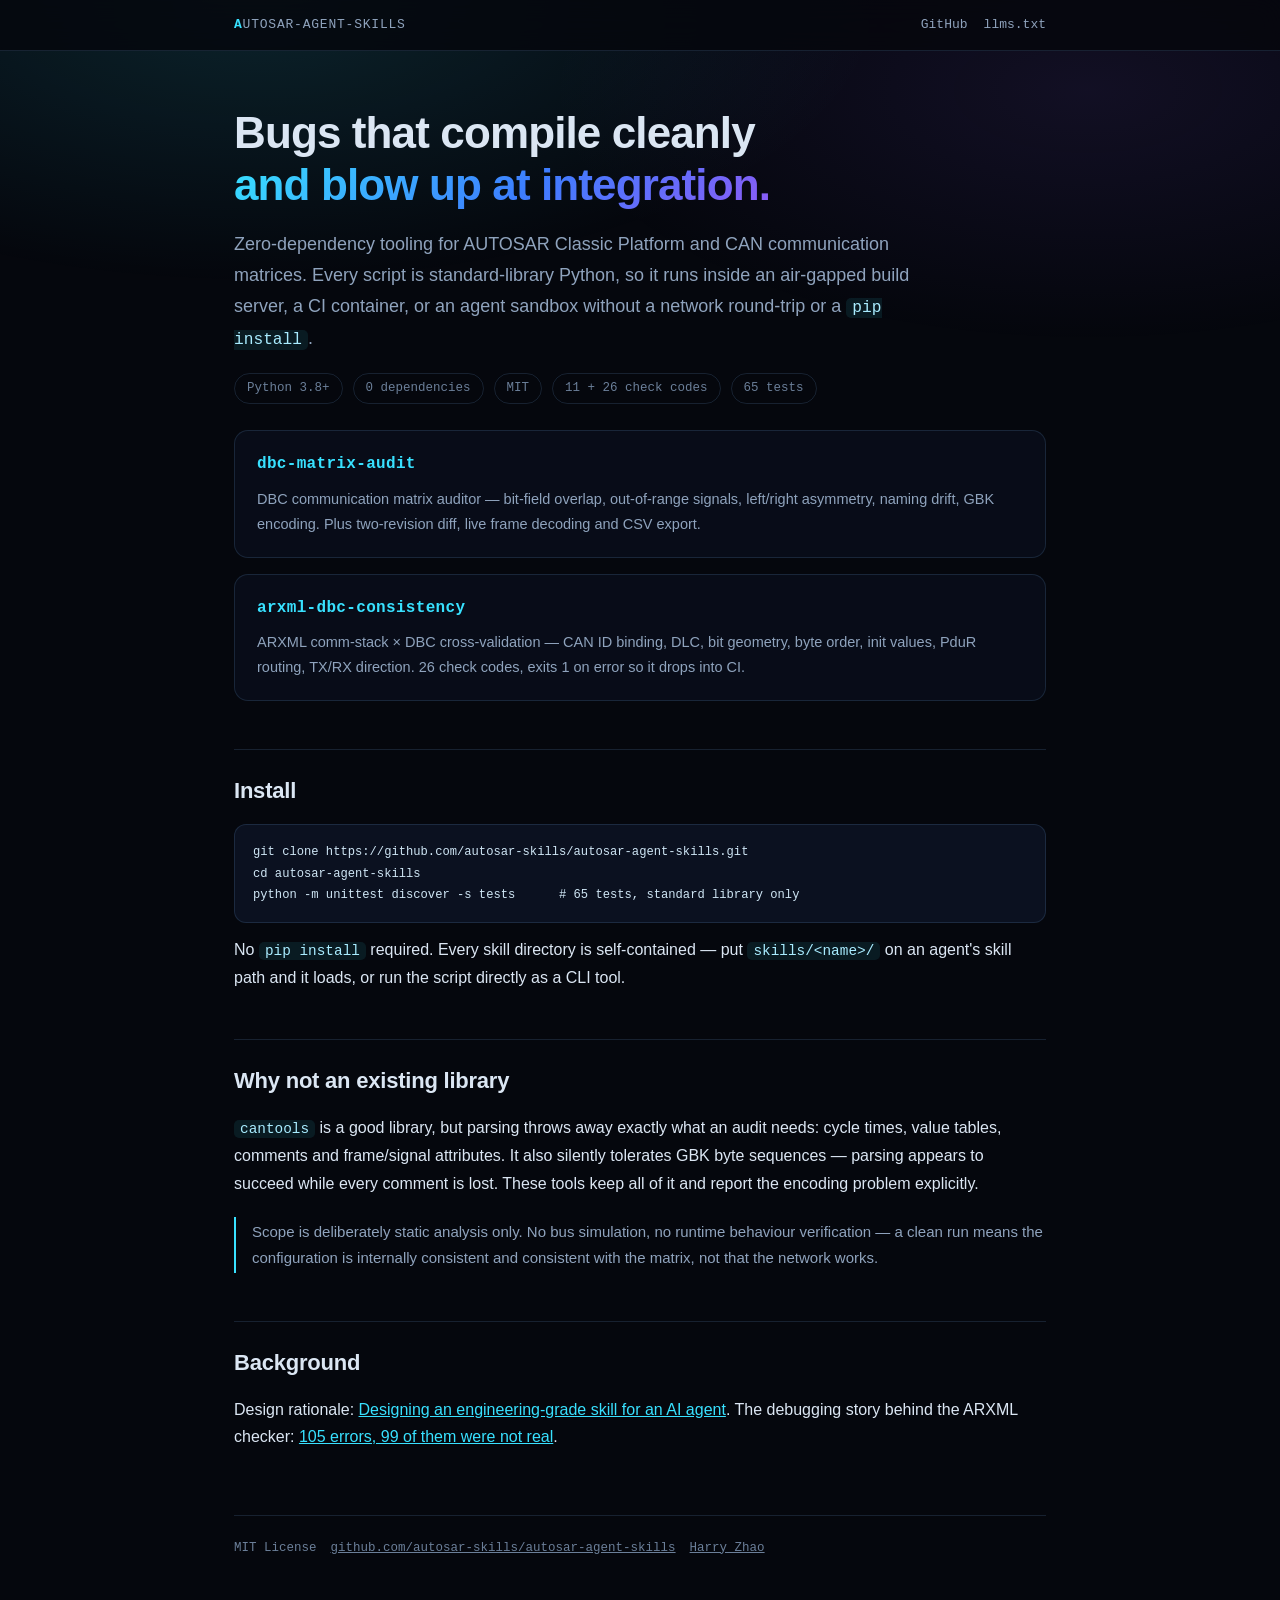
<file: docs/index.html>
<!DOCTYPE html>
<html lang="en">
<head>
<meta charset="utf-8">
<meta name="viewport" content="width=device-width,initial-scale=1">
<title>autosar-agent-skills — zero-dependency AUTOSAR / CAN tooling for AI agents</title>
<meta name="description" content="Zero-dependency (Python standard library) tooling for AUTOSAR Classic Platform and CAN communication matrices: DBC linter with 11 structural checks, two-revision diff, frame decoding, and ARXML × DBC cross-validation with 26 check codes.">
<link rel="canonical" href="https://autosar-skills.github.io/autosar-agent-skills/">
<link rel="alternate" hreflang="en" href="https://autosar-skills.github.io/autosar-agent-skills/">
<meta property="og:type" content="website">
<meta property="og:title" content="autosar-agent-skills — zero-dependency AUTOSAR / CAN tooling">
<meta property="og:description" content="DBC linter (11 checks), revision diff, frame decoding, and ARXML × DBC cross-validation (26 checks). Pure Python standard library.">
<meta property="og:url" content="https://autosar-skills.github.io/autosar-agent-skills/">
<meta property="og:site_name" content="autosar-agent-skills">
<meta name="twitter:card" content="summary">
<meta name="twitter:title" content="autosar-agent-skills — zero-dependency AUTOSAR / CAN tooling">
<meta name="twitter:description" content="DBC linter (11 checks), revision diff, frame decoding, and ARXML × DBC cross-validation (26 checks). Pure Python standard library.">
<link rel="stylesheet" href="style.css">
<script type="application/ld+json">
{
  "@context": "https://schema.org",
  "@graph": [
    {
      "@type": "SoftwareSourceCode",
      "@id": "https://autosar-skills.github.io/autosar-agent-skills/#source",
      "name": "autosar-agent-skills",
      "description": "Zero-dependency AUTOSAR Classic Platform and CAN communication matrix tooling for AI agents and CI pipelines.",
      "codeRepository": "https://github.com/autosar-skills/autosar-agent-skills",
      "programmingLanguage": "Python",
      "runtimePlatform": "Python 3.8+",
      "license": "https://opensource.org/licenses/MIT",
      "author": { "@id": "https://me.tech-harry.top/#person" },
      "version": "1.3.1",
      "datePublished": "2026-11-04",
      "dateModified": "2026-11-05",
      "keywords": ["AUTOSAR", "CAN", "CAN FD", "DBC", "ARXML", "communication matrix", "linter", "static analysis", "embedded"]
    },
    {
      "@type": "SoftwareApplication",
      "@id": "https://autosar-skills.github.io/autosar-agent-skills/#dbc-matrix-audit",
      "name": "dbc-matrix-audit",
      "applicationCategory": "DeveloperApplication",
      "applicationSubCategory": "Static analysis",
      "operatingSystem": "Any (Python 3.8+)",
      "softwareVersion": "1.3.1",
      "license": "https://opensource.org/licenses/MIT",
      "isAccessibleForFree": true,
      "offers": { "@type": "Offer", "price": "0", "priceCurrency": "USD" },
      "url": "https://autosar-skills.github.io/autosar-agent-skills/dbc-matrix-audit.html",
      "codeRepository": "https://github.com/autosar-skills/autosar-agent-skills",
      "programmingLanguage": "Python",
      "author": { "@id": "https://me.tech-harry.top/#person" },
      "description": "DBC communication matrix auditor: 11 structural checks (bit-field overlap, out-of-range signals, left/right asymmetry, naming drift, GBK encoding), two-revision diff, live frame decoding, CSV export. No third-party dependencies."
    },
    {
      "@type": "SoftwareApplication",
      "@id": "https://autosar-skills.github.io/autosar-agent-skills/#arxml-dbc-consistency",
      "name": "arxml-dbc-consistency",
      "applicationCategory": "DeveloperApplication",
      "applicationSubCategory": "Static analysis",
      "operatingSystem": "Any (Python 3.8+)",
      "softwareVersion": "1.1.2",
      "license": "https://opensource.org/licenses/MIT",
      "isAccessibleForFree": true,
      "offers": { "@type": "Offer", "price": "0", "priceCurrency": "USD" },
      "url": "https://autosar-skills.github.io/autosar-agent-skills/arxml-dbc-consistency.html",
      "codeRepository": "https://github.com/autosar-skills/autosar-agent-skills",
      "programmingLanguage": "Python",
      "author": { "@id": "https://me.tech-harry.top/#person" },
      "description": "Cross-validates AUTOSAR Classic ECU configuration (Com / PduR / CanIf / CanDrv ECUC containers) against a DBC communication matrix across 26 check codes: CAN ID binding, DLC, bit geometry, byte order, init values, PduR routing and TX/RX direction."
    },
    {
      "@type": "TechArticle",
      "@id": "https://autosar-skills.github.io/autosar-agent-skills/#article",
      "headline": "Zero-dependency AUTOSAR / CAN tooling for AI agents",
      "description": "Why these tools exist: bugs that compile cleanly and only surface during ECU integration testing.",
      "inLanguage": "en",
      "author": { "@id": "https://me.tech-harry.top/#person" },
      "datePublished": "2026-11-05",
      "proficiencyLevel": "Expert"
    }
  ]
}
</script>
</head>
<body>
<div class="glow"></div>

<header class="bar">
  <div class="bar-in">
    <a class="brand" href="./"><b>A</b>UTOSAR-AGENT-SKILLS</a>
    <span class="sp"></span>
    <a href="https://github.com/autosar-skills/autosar-agent-skills">GitHub</a>
    <a href="llms.txt">llms.txt</a>
  </div>
</header>

<div class="wrap">

  <h1>Bugs that compile cleanly<br><span class="grad">and blow up at integration.</span></h1>

  <p class="lede">
    Zero-dependency tooling for AUTOSAR Classic Platform and CAN communication
    matrices. Every script is standard-library Python, so it runs inside an
    air-gapped build server, a CI container, or an agent sandbox without a
    network round-trip or a <code>pip install</code>.
  </p>

  <div class="meta">
    <span>Python 3.8+</span>
    <span>0 dependencies</span>
    <span>MIT</span>
    <span>11 + 26 check codes</span>
    <span>65 tests</span>
  </div>

  <div class="cards">
    <a class="card" href="dbc-matrix-audit.html">
      <h3>dbc-matrix-audit</h3>
      <p>DBC communication matrix auditor — bit-field overlap, out-of-range signals,
         left/right asymmetry, naming drift, GBK encoding. Plus two-revision diff,
         live frame decoding and CSV export.</p>
    </a>
    <a class="card" href="arxml-dbc-consistency.html">
      <h3>arxml-dbc-consistency</h3>
      <p>ARXML comm-stack × DBC cross-validation — CAN ID binding, DLC, bit geometry,
         byte order, init values, PduR routing, TX/RX direction. 26 check codes,
         exits 1 on error so it drops into CI.</p>
    </a>
  </div>

  <h2>Install</h2>

<pre><code>git clone https://github.com/autosar-skills/autosar-agent-skills.git
cd autosar-agent-skills
python -m unittest discover -s tests      # 65 tests, standard library only</code></pre>

  <p>
    No <code>pip install</code> required. Every skill directory is self-contained —
    put <code>skills/&lt;name&gt;/</code> on an agent's skill path and it loads, or run the
    script directly as a CLI tool.
  </p>

  <h2>Why not an existing library</h2>

  <p>
    <code>cantools</code> is a good library, but parsing throws away exactly what an
    audit needs: cycle times, value tables, comments and frame/signal attributes.
    It also silently tolerates GBK byte sequences — parsing appears to succeed while
    every comment is lost. These tools keep all of it and report the encoding
    problem explicitly.
  </p>

  <div class="note">
    Scope is deliberately static analysis only. No bus simulation, no runtime
    behaviour verification — a clean run means the configuration is internally
    consistent and consistent with the matrix, not that the network works.
  </div>

  <h2>Background</h2>

  <p>
    Design rationale: <a href="https://me.tech-harry.top/blog/dbc-matrix-audit-skill.en.html">Designing
    an engineering-grade skill for an AI agent</a>. The debugging story behind the
    ARXML checker: <a href="https://me.tech-harry.top/blog/arxml-dbc-consistency.en.html">105
    errors, 99 of them were not real</a>.
  </p>

  <footer>
    <span>MIT License</span>
    <a href="https://github.com/autosar-skills/autosar-agent-skills">github.com/autosar-skills/autosar-agent-skills</a>
    <a href="https://me.tech-harry.top/">Harry Zhao</a>
  </footer>
</div>
</body>
</html>
</file>
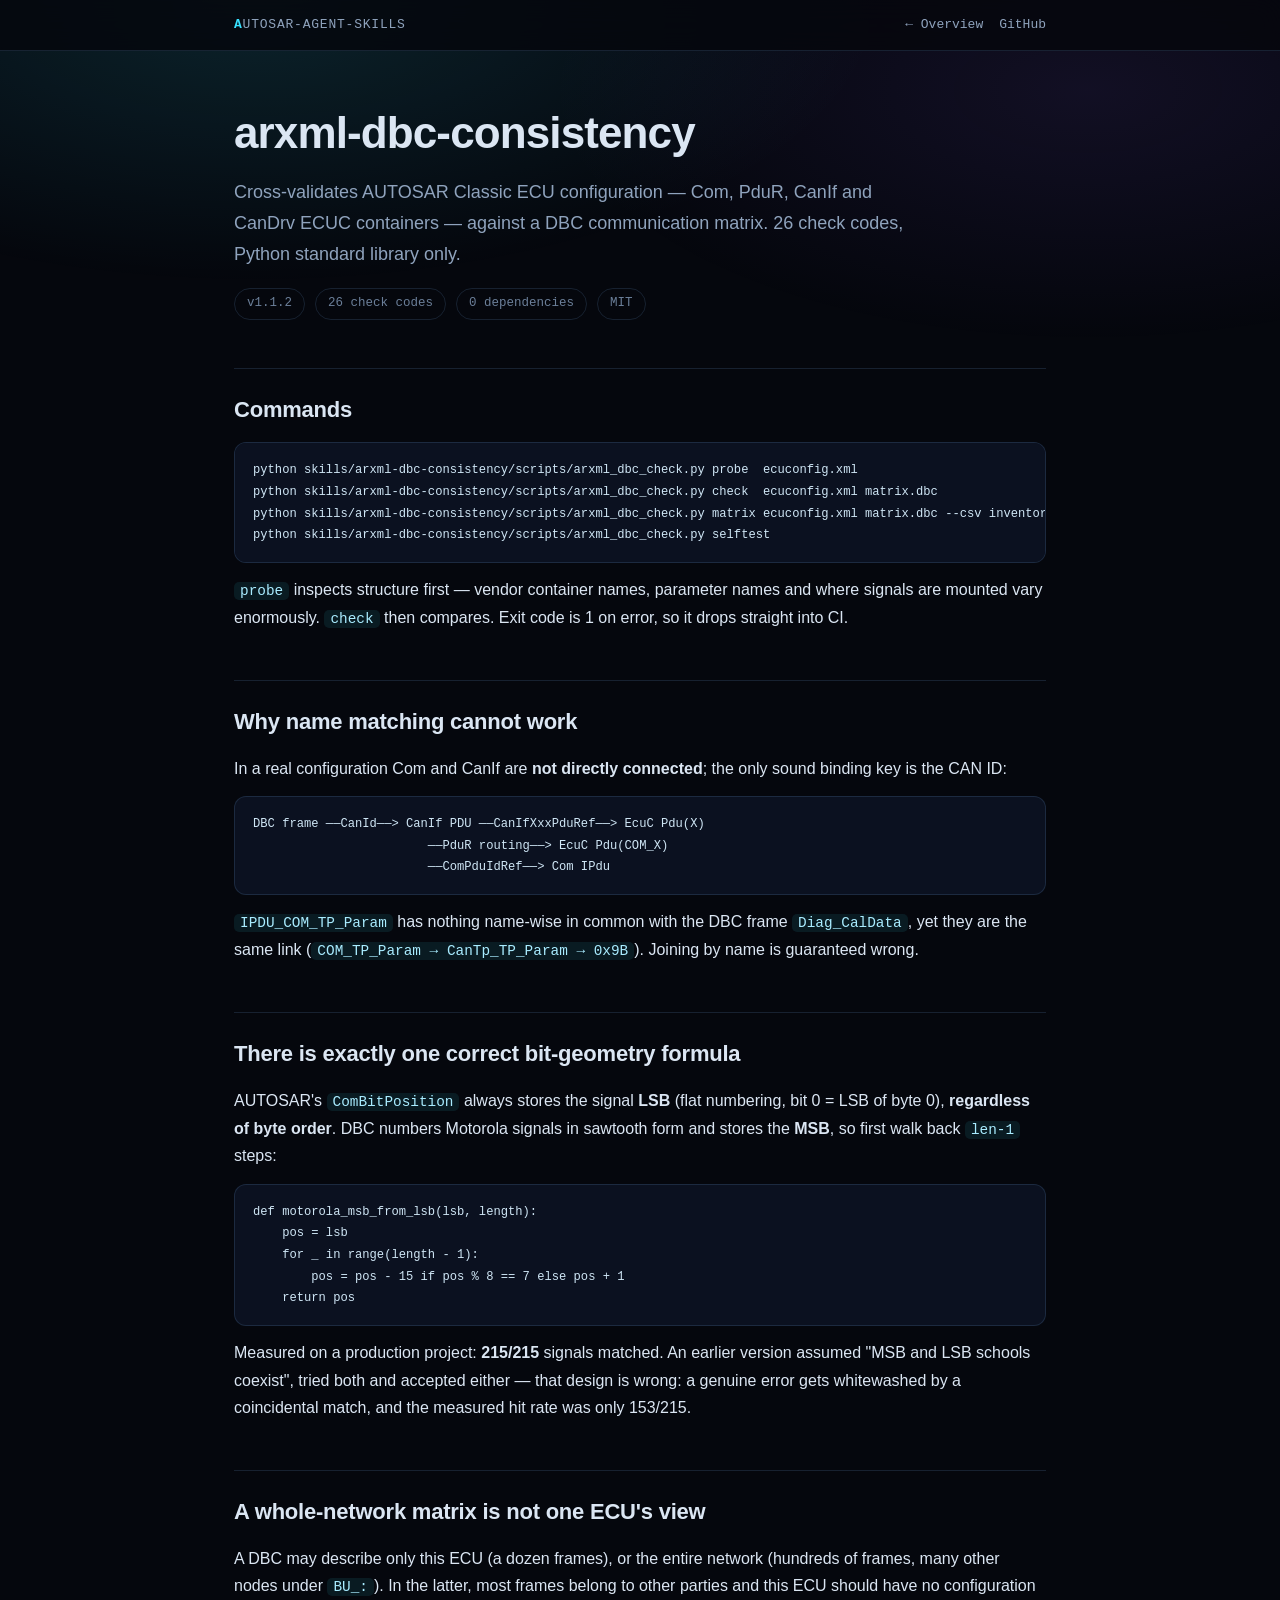
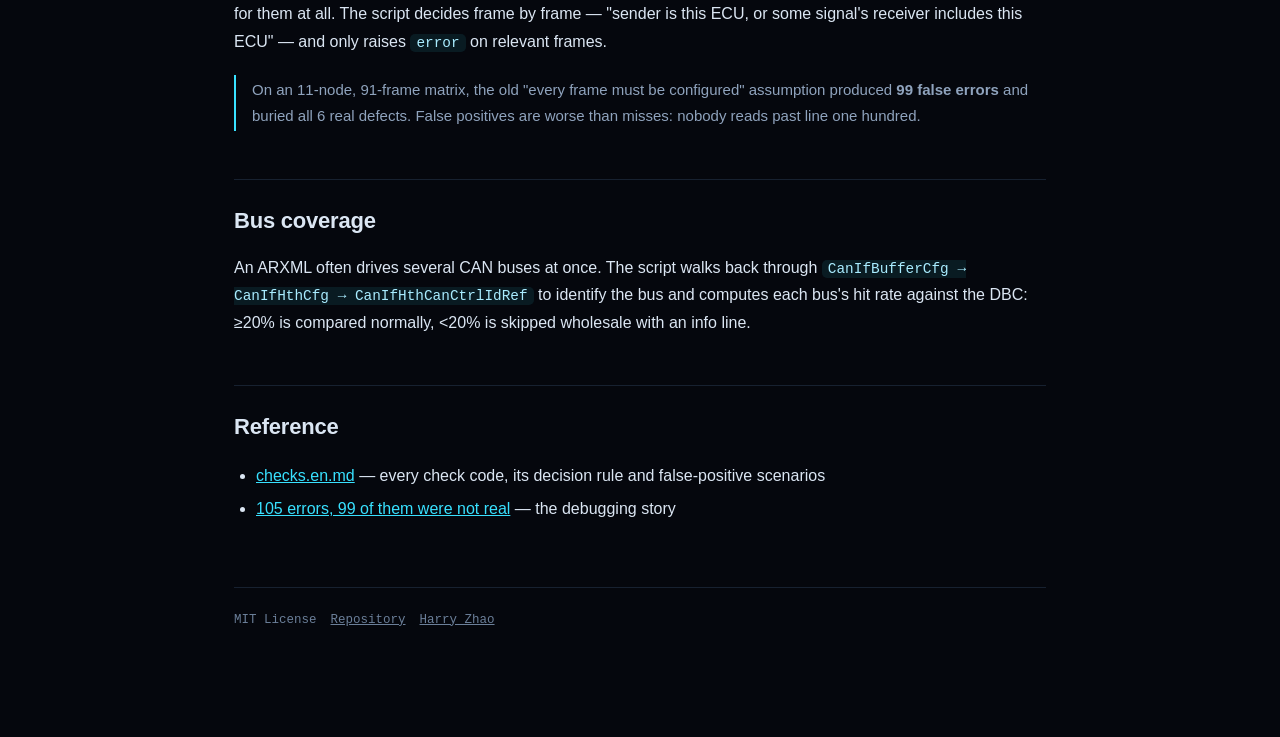
<file: docs/arxml-dbc-consistency.html>
<!DOCTYPE html>
<html lang="en">
<head>
<meta charset="utf-8">
<meta name="viewport" content="width=device-width,initial-scale=1">
<title>arxml-dbc-consistency — ARXML × DBC cross-validation (26 checks, zero dependencies)</title>
<meta name="description" content="Cross-validates AUTOSAR Classic ECU configuration (Com, PduR, CanIf, CanDrv ECUC containers) against a DBC communication matrix: CAN ID binding, DLC, bit geometry, byte order, init values, PduR routing and TX/RX direction. 26 check codes, Python standard library only.">
<link rel="canonical" href="https://autosar-skills.github.io/autosar-agent-skills/arxml-dbc-consistency.html">
<meta property="og:type" content="article">
<meta property="og:title" content="arxml-dbc-consistency — ARXML × DBC cross-validation">
<meta property="og:description" content="26 check codes across CAN ID binding, bit geometry, byte order, PduR routing and TX/RX direction. Python standard library only.">
<meta property="og:url" content="https://autosar-skills.github.io/autosar-agent-skills/arxml-dbc-consistency.html">
<meta property="og:site_name" content="autosar-agent-skills">
<meta name="twitter:card" content="summary">
<link rel="stylesheet" href="style.css">
<script type="application/ld+json">
{
  "@context": "https://schema.org",
  "@type": "TechArticle",
  "@id": "https://autosar-skills.github.io/autosar-agent-skills/arxml-dbc-consistency.html#article",
  "headline": "arxml-dbc-consistency — ARXML × DBC cross-validation",
  "description": "Cross-validates AUTOSAR Classic ECU configuration against a DBC communication matrix across 26 check codes.",
  "url": "https://autosar-skills.github.io/autosar-agent-skills/arxml-dbc-consistency.html",
  "inLanguage": "en",
  "datePublished": "2026-11-04",
  "dateModified": "2026-11-05",
  "proficiencyLevel": "Expert",
  "author": { "@id": "https://me.tech-harry.top/#person" },
  "about": {
    "@type": "SoftwareApplication",
    "name": "arxml-dbc-consistency",
    "applicationCategory": "DeveloperApplication",
    "operatingSystem": "Any (Python 3.8+)",
    "softwareVersion": "1.1.2",
    "license": "https://opensource.org/licenses/MIT",
    "isAccessibleForFree": true,
    "offers": { "@type": "Offer", "price": "0", "priceCurrency": "USD" },
    "codeRepository": "https://github.com/autosar-skills/autosar-agent-skills"
  },
  "keywords": ["ARXML", "DBC", "AUTOSAR", "Com", "PduR", "CanIf", "ECUC", "bit geometry", "CAN FD"]
}
</script>
</head>
<body>
<div class="glow"></div>
<header class="bar">
  <div class="bar-in">
    <a class="brand" href="./"><b>A</b>UTOSAR-AGENT-SKILLS</a>
    <span class="sp"></span>
    <a href="index.html">← Overview</a>
    <a href="https://github.com/autosar-skills/autosar-agent-skills">GitHub</a>
  </div>
</header>

<div class="wrap">
  <h1>arxml-dbc-consistency</h1>
  <p class="lede">
    Cross-validates AUTOSAR Classic ECU configuration — Com, PduR, CanIf and
    CanDrv ECUC containers — against a DBC communication matrix. 26 check codes,
    Python standard library only.
  </p>
  <div class="meta">
    <span>v1.1.2</span><span>26 check codes</span>
    <span>0 dependencies</span><span>MIT</span>
  </div>

  <h2>Commands</h2>
<pre><code>python skills/arxml-dbc-consistency/scripts/arxml_dbc_check.py probe  ecuconfig.xml
python skills/arxml-dbc-consistency/scripts/arxml_dbc_check.py check  ecuconfig.xml matrix.dbc
python skills/arxml-dbc-consistency/scripts/arxml_dbc_check.py matrix ecuconfig.xml matrix.dbc --csv inventory.csv
python skills/arxml-dbc-consistency/scripts/arxml_dbc_check.py selftest</code></pre>
  <p>
    <code>probe</code> inspects structure first — vendor container names, parameter
    names and where signals are mounted vary enormously. <code>check</code> then
    compares. Exit code is 1 on error, so it drops straight into CI.
  </p>

  <h2>Why name matching cannot work</h2>
  <p>In a real configuration Com and CanIf are <b>not directly connected</b>;
     the only sound binding key is the CAN ID:</p>
<pre><code>DBC frame ──CanId──> CanIf PDU ──CanIfXxxPduRef──> EcuC Pdu(X)
                        ──PduR routing──> EcuC Pdu(COM_X)
                        ──ComPduIdRef──> Com IPdu</code></pre>
  <p>
    <code>IPDU_COM_TP_Param</code> has nothing name-wise in common with the DBC
    frame <code>Diag_CalData</code>, yet they are the same link
    (<code>COM_TP_Param → CanTp_TP_Param → 0x9B</code>). Joining by name is
    guaranteed wrong.
  </p>

  <h2>There is exactly one correct bit-geometry formula</h2>
  <p>
    AUTOSAR's <code>ComBitPosition</code> always stores the signal <b>LSB</b>
    (flat numbering, bit 0 = LSB of byte 0), <b>regardless of byte order</b>.
    DBC numbers Motorola signals in sawtooth form and stores the <b>MSB</b>, so
    first walk back <code>len-1</code> steps:
  </p>
<pre><code>def motorola_msb_from_lsb(lsb, length):
    pos = lsb
    for _ in range(length - 1):
        pos = pos - 15 if pos % 8 == 7 else pos + 1
    return pos</code></pre>
  <p>
    Measured on a production project: <b>215/215</b> signals matched. An earlier
    version assumed "MSB and LSB schools coexist", tried both and accepted
    either — that design is wrong: a genuine error gets whitewashed by a
    coincidental match, and the measured hit rate was only 153/215.
  </p>

  <h2>A whole-network matrix is not one ECU's view</h2>
  <p>
    A DBC may describe only this ECU (a dozen frames), or the entire network
    (hundreds of frames, many other nodes under <code>BU_:</code>). In the latter,
    most frames belong to other parties and this ECU should have no configuration
    for them at all. The script decides frame by frame — "sender is this ECU, or
    some signal's receiver includes this ECU" — and only raises <code>error</code>
    on relevant frames.
  </p>
  <div class="note">
    On an 11-node, 91-frame matrix, the old "every frame must be configured"
    assumption produced <b>99 false errors</b> and buried all 6 real defects.
    False positives are worse than misses: nobody reads past line one hundred.
  </div>

  <h2>Bus coverage</h2>
  <p>
    An ARXML often drives several CAN buses at once. The script walks back through
    <code>CanIfBufferCfg → CanIfHthCfg → CanIfHthCanCtrlIdRef</code> to identify
    the bus and computes each bus's hit rate against the DBC: ≥20% is compared
    normally, &lt;20% is skipped wholesale with an info line.
  </p>

  <h2>Reference</h2>
  <ul>
    <li><a href="https://github.com/autosar-skills/autosar-agent-skills/blob/main/skills/arxml-dbc-consistency/references/checks.en.md">checks.en.md</a> — every check code, its decision rule and false-positive scenarios</li>
    <li><a href="https://me.tech-harry.top/blog/arxml-dbc-consistency.en.html">105 errors, 99 of them were not real</a> — the debugging story</li>
  </ul>

  <footer>
    <span>MIT License</span>
    <a href="https://github.com/autosar-skills/autosar-agent-skills">Repository</a>
    <a href="https://me.tech-harry.top/">Harry Zhao</a>
  </footer>
</div>
</body>
</html>
</file>
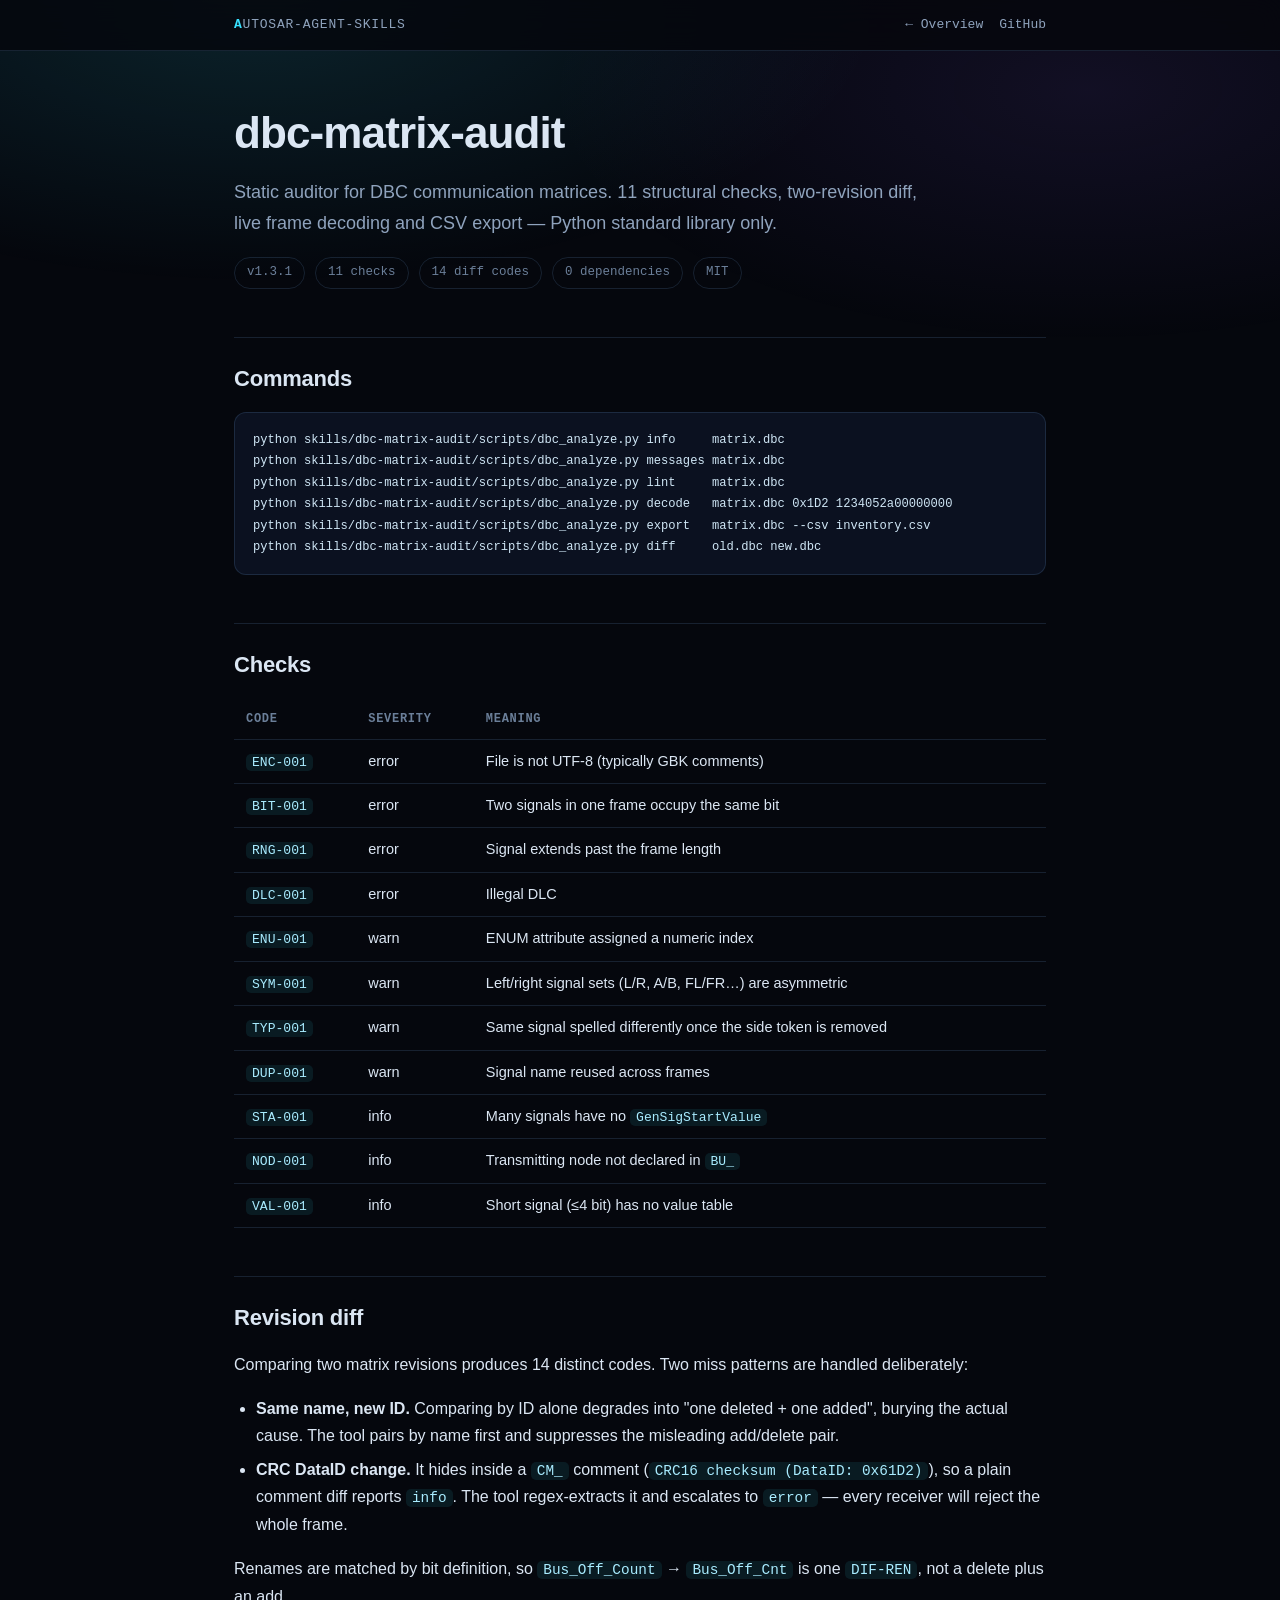
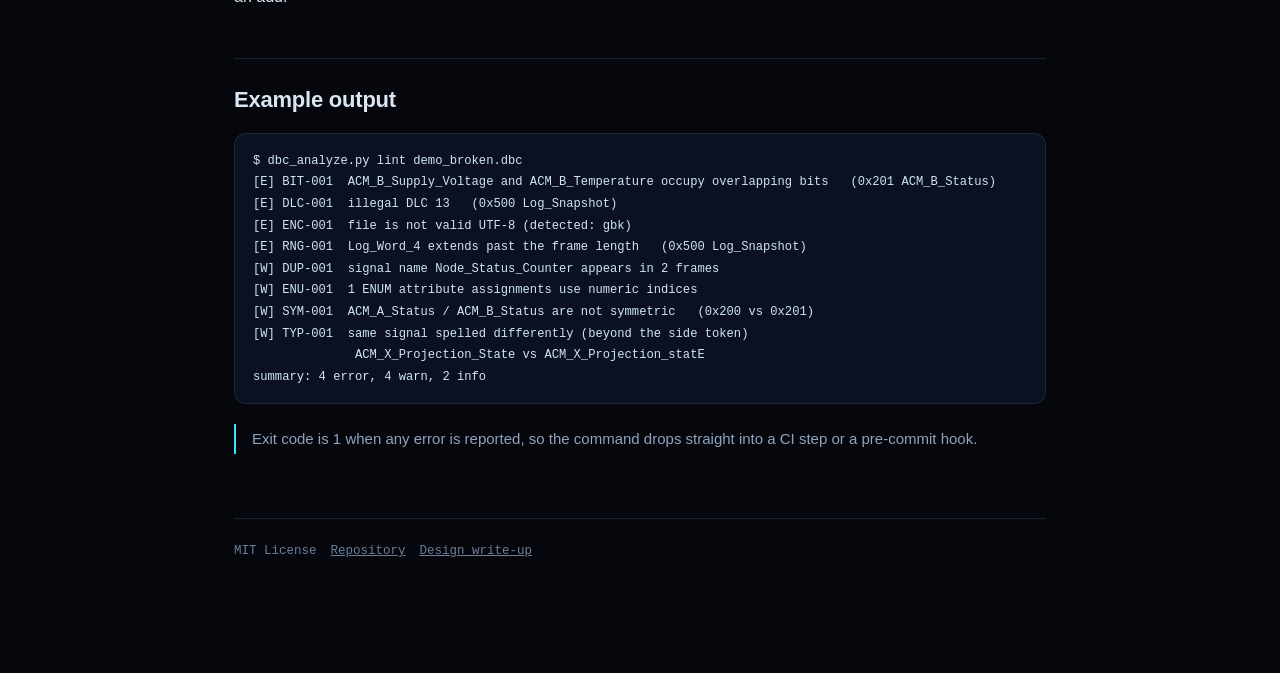
<file: docs/dbc-matrix-audit.html>
<!DOCTYPE html>
<html lang="en">
<head>
<meta charset="utf-8">
<meta name="viewport" content="width=device-width,initial-scale=1">
<title>dbc-matrix-audit — DBC communication matrix linter (11 checks, zero dependencies)</title>
<meta name="description" content="Static auditor for DBC communication matrices: bit-field overlap, out-of-range signals, left/right asymmetry, naming drift and GBK encoding. Two-revision diff, live frame decoding, CSV export — Python standard library only.">
<link rel="canonical" href="https://autosar-skills.github.io/autosar-agent-skills/dbc-matrix-audit.html">
<meta property="og:type" content="article">
<meta property="og:title" content="dbc-matrix-audit — DBC communication matrix linter">
<meta property="og:description" content="11 structural checks, two-revision diff, live frame decoding. Python standard library only.">
<meta property="og:url" content="https://autosar-skills.github.io/autosar-agent-skills/dbc-matrix-audit.html">
<meta property="og:site_name" content="autosar-agent-skills">
<meta name="twitter:card" content="summary">
<link rel="stylesheet" href="style.css">
<script type="application/ld+json">
{
  "@context": "https://schema.org",
  "@type": "TechArticle",
  "@id": "https://autosar-skills.github.io/autosar-agent-skills/dbc-matrix-audit.html#article",
  "headline": "dbc-matrix-audit — DBC communication matrix linter",
  "description": "Static auditor for DBC communication matrices: 11 structural checks, two-revision diff, live frame decoding and CSV export. Python standard library only.",
  "url": "https://autosar-skills.github.io/autosar-agent-skills/dbc-matrix-audit.html",
  "inLanguage": "en",
  "datePublished": "2026-11-04",
  "dateModified": "2026-11-05",
  "proficiencyLevel": "Expert",
  "author": { "@id": "https://me.tech-harry.top/#person" },
  "about": {
    "@type": "SoftwareApplication",
    "name": "dbc-matrix-audit",
    "applicationCategory": "DeveloperApplication",
    "operatingSystem": "Any (Python 3.8+)",
    "softwareVersion": "1.3.1",
    "license": "https://opensource.org/licenses/MIT",
    "isAccessibleForFree": true,
    "offers": { "@type": "Offer", "price": "0", "priceCurrency": "USD" },
    "codeRepository": "https://github.com/autosar-skills/autosar-agent-skills"
  },
  "keywords": ["DBC", "CAN", "CAN FD", "communication matrix", "linter", "AUTOSAR", "static analysis"]
}
</script>
</head>
<body>
<div class="glow"></div>
<header class="bar">
  <div class="bar-in">
    <a class="brand" href="./"><b>A</b>UTOSAR-AGENT-SKILLS</a>
    <span class="sp"></span>
    <a href="index.html">← Overview</a>
    <a href="https://github.com/autosar-skills/autosar-agent-skills">GitHub</a>
  </div>
</header>

<div class="wrap">
  <h1>dbc-matrix-audit</h1>
  <p class="lede">
    Static auditor for DBC communication matrices. 11 structural checks,
    two-revision diff, live frame decoding and CSV export — Python standard
    library only.
  </p>
  <div class="meta">
    <span>v1.3.1</span><span>11 checks</span><span>14 diff codes</span>
    <span>0 dependencies</span><span>MIT</span>
  </div>

  <h2>Commands</h2>
<pre><code>python skills/dbc-matrix-audit/scripts/dbc_analyze.py info     matrix.dbc
python skills/dbc-matrix-audit/scripts/dbc_analyze.py messages matrix.dbc
python skills/dbc-matrix-audit/scripts/dbc_analyze.py lint     matrix.dbc
python skills/dbc-matrix-audit/scripts/dbc_analyze.py decode   matrix.dbc 0x1D2 1234052a00000000
python skills/dbc-matrix-audit/scripts/dbc_analyze.py export   matrix.dbc --csv inventory.csv
python skills/dbc-matrix-audit/scripts/dbc_analyze.py diff     old.dbc new.dbc</code></pre>

  <h2>Checks</h2>
  <table>
    <tr><th>Code</th><th>Severity</th><th>Meaning</th></tr>
    <tr><td><code>ENC-001</code></td><td>error</td><td>File is not UTF-8 (typically GBK comments)</td></tr>
    <tr><td><code>BIT-001</code></td><td>error</td><td>Two signals in one frame occupy the same bit</td></tr>
    <tr><td><code>RNG-001</code></td><td>error</td><td>Signal extends past the frame length</td></tr>
    <tr><td><code>DLC-001</code></td><td>error</td><td>Illegal DLC</td></tr>
    <tr><td><code>ENU-001</code></td><td>warn</td><td>ENUM attribute assigned a numeric index</td></tr>
    <tr><td><code>SYM-001</code></td><td>warn</td><td>Left/right signal sets (L/R, A/B, FL/FR…) are asymmetric</td></tr>
    <tr><td><code>TYP-001</code></td><td>warn</td><td>Same signal spelled differently once the side token is removed</td></tr>
    <tr><td><code>DUP-001</code></td><td>warn</td><td>Signal name reused across frames</td></tr>
    <tr><td><code>STA-001</code></td><td>info</td><td>Many signals have no <code>GenSigStartValue</code></td></tr>
    <tr><td><code>NOD-001</code></td><td>info</td><td>Transmitting node not declared in <code>BU_</code></td></tr>
    <tr><td><code>VAL-001</code></td><td>info</td><td>Short signal (≤4 bit) has no value table</td></tr>
  </table>

  <h2>Revision diff</h2>
  <p>
    Comparing two matrix revisions produces 14 distinct codes. Two miss patterns
    are handled deliberately:
  </p>
  <ul>
    <li><b>Same name, new ID.</b> Comparing by ID alone degrades into "one deleted
      + one added", burying the actual cause. The tool pairs by name first and
      suppresses the misleading add/delete pair.</li>
    <li><b>CRC DataID change.</b> It hides inside a <code>CM_</code> comment
      (<code>CRC16 checksum (DataID: 0x61D2)</code>), so a plain comment diff
      reports <code>info</code>. The tool regex-extracts it and escalates to
      <code>error</code> — every receiver will reject the whole frame.</li>
  </ul>
  <p>
    Renames are matched by bit definition, so <code>Bus_Off_Count</code> →
    <code>Bus_Off_Cnt</code> is one <code>DIF-REN</code>, not a delete plus an add.
  </p>

  <h2>Example output</h2>
<pre><code>$ dbc_analyze.py lint demo_broken.dbc
[E] BIT-001  ACM_B_Supply_Voltage and ACM_B_Temperature occupy overlapping bits   (0x201 ACM_B_Status)
[E] DLC-001  illegal DLC 13   (0x500 Log_Snapshot)
[E] ENC-001  file is not valid UTF-8 (detected: gbk)
[E] RNG-001  Log_Word_4 extends past the frame length   (0x500 Log_Snapshot)
[W] DUP-001  signal name Node_Status_Counter appears in 2 frames
[W] ENU-001  1 ENUM attribute assignments use numeric indices
[W] SYM-001  ACM_A_Status / ACM_B_Status are not symmetric   (0x200 vs 0x201)
[W] TYP-001  same signal spelled differently (beyond the side token)
              ACM_X_Projection_State vs ACM_X_Projection_statE
summary: 4 error, 4 warn, 2 info</code></pre>

  <div class="note">
    Exit code is 1 when any error is reported, so the command drops straight into
    a CI step or a pre-commit hook.
  </div>

  <footer>
    <span>MIT License</span>
    <a href="https://github.com/autosar-skills/autosar-agent-skills">Repository</a>
    <a href="https://me.tech-harry.top/blog/dbc-matrix-audit-skill.en.html">Design write-up</a>
  </footer>
</div>
</body>
</html>
</file>
<file: docs/style.css>
/* docs site — mirrors the personal site's dark/cyan tokens so the two read as
   one product. Hand-written, no build step: GitHub Pages serves /docs as-is. */
*,*::before,*::after{box-sizing:border-box}
:root{
  --bg:#05070d; --panel:#0b1120; --line:rgba(94,140,190,.2);
  --txt:#dbe6f3; --dim:#8fa3bd; --dim2:#6b7f99;
  --cyan:#38e1ff; --blue:#3d7dff; --purple:#8b5cf6;
  --grad:linear-gradient(135deg,#38e1ff 0%,#3d7dff 55%,#8b5cf6 100%);
  --mono:ui-monospace,SFMono-Regular,"SF Mono",Menlo,Consolas,"Liberation Mono",monospace;
  --sans:-apple-system,BlinkMacSystemFont,"Segoe UI",Roboto,"Helvetica Neue","PingFang SC",sans-serif;
}
html{-webkit-text-size-adjust:100%;scroll-behavior:smooth}
body{
  margin:0;background:var(--bg);color:var(--txt);font-family:var(--sans);
  font-size:16px;line-height:1.72;-webkit-font-smoothing:antialiased;
}
.glow{
  position:fixed;inset:0;pointer-events:none;z-index:0;
  background:radial-gradient(ellipse 70% 45% at 20% 0%,rgba(56,225,255,.13),transparent 70%),
             radial-gradient(ellipse 60% 40% at 85% 10%,rgba(139,92,246,.10),transparent 70%);
}
.wrap{position:relative;z-index:1;max-width:860px;margin:0 auto;padding:0 24px 96px}
header.bar{
  position:sticky;top:0;z-index:10;backdrop-filter:blur(14px);
  background:rgba(5,7,13,.82);border-bottom:1px solid var(--line);
}
.bar-in{
  max-width:860px;margin:0 auto;padding:14px 24px;display:flex;align-items:center;gap:16px;
  font-family:var(--mono);font-size:13px;
}
.brand{color:var(--txt);text-decoration:none;letter-spacing:.06em}
.brand b{color:var(--cyan)}
.sp{flex:1}
.bar a{color:var(--dim);text-decoration:none}
.bar a:hover{color:var(--cyan)}
h1{
  font-size:clamp(28px,5vw,44px);line-height:1.18;letter-spacing:-.02em;
  margin:56px 0 18px;font-weight:700;
}
h1 .grad{background:var(--grad);-webkit-background-clip:text;background-clip:text;color:transparent}
h2{
  font-size:22px;margin:48px 0 14px;letter-spacing:-.01em;
  padding-top:22px;border-top:1px solid var(--line);
}
h3{font-size:16px;margin:26px 0 8px;color:var(--cyan);font-family:var(--mono);letter-spacing:.02em}
p{margin:0 0 14px;color:var(--txt)}
.lede{font-size:18px;color:var(--dim);max-width:70ch}
a{color:var(--cyan)}
code,.mono{font-family:var(--mono);font-size:.9em}
p code,li code,td code{background:rgba(56,225,255,.09);padding:1px 6px;border-radius:5px;color:#a9ecff}
pre{
  background:var(--panel);border:1px solid var(--line);border-radius:12px;
  padding:16px 18px;overflow-x:auto;font-size:13.5px;line-height:1.6;
}
pre code{background:none;padding:0;color:#cfe6f5}
ul,ol{padding-left:22px;color:var(--txt)}
li{margin:6px 0}
table{border-collapse:collapse;width:100%;margin:16px 0;font-size:14.5px}
th,td{text-align:left;padding:9px 12px;border-bottom:1px solid var(--line);vertical-align:top}
th{color:var(--dim2);font-weight:600;font-family:var(--mono);font-size:12px;letter-spacing:.06em;text-transform:uppercase}
.meta{display:flex;flex-wrap:wrap;gap:10px;margin:18px 0 6px;font-family:var(--mono);font-size:12.5px;color:var(--dim2)}
.meta span{border:1px solid var(--line);border-radius:999px;padding:4px 12px}
.cards{display:grid;gap:16px;margin:26px 0}
.card{
  display:block;padding:20px 22px;border:1px solid var(--line);border-radius:14px;
  background:rgba(11,17,32,.6);text-decoration:none;color:inherit;transition:.18s;
}
.card:hover{border-color:rgba(56,225,255,.45);transform:translateY(-2px)}
.card h3{margin:0 0 8px;font-size:16px;color:var(--cyan);font-family:var(--mono)}
.card p{margin:0;color:var(--dim);font-size:14.5px}
.note{
  border-left:2px solid var(--cyan);padding:2px 0 2px 16px;margin:20px 0;
  color:var(--dim);font-size:15px;
}
footer{
  margin-top:64px;padding-top:22px;border-top:1px solid var(--line);
  font-family:var(--mono);font-size:12.5px;color:var(--dim2);
  display:flex;flex-wrap:wrap;gap:14px;
}
footer a{color:var(--dim2)}
footer a:hover{color:var(--cyan)}
@media(max-width:600px){.wrap{padding:0 18px 64px}h1{margin-top:36px}}
</file>
